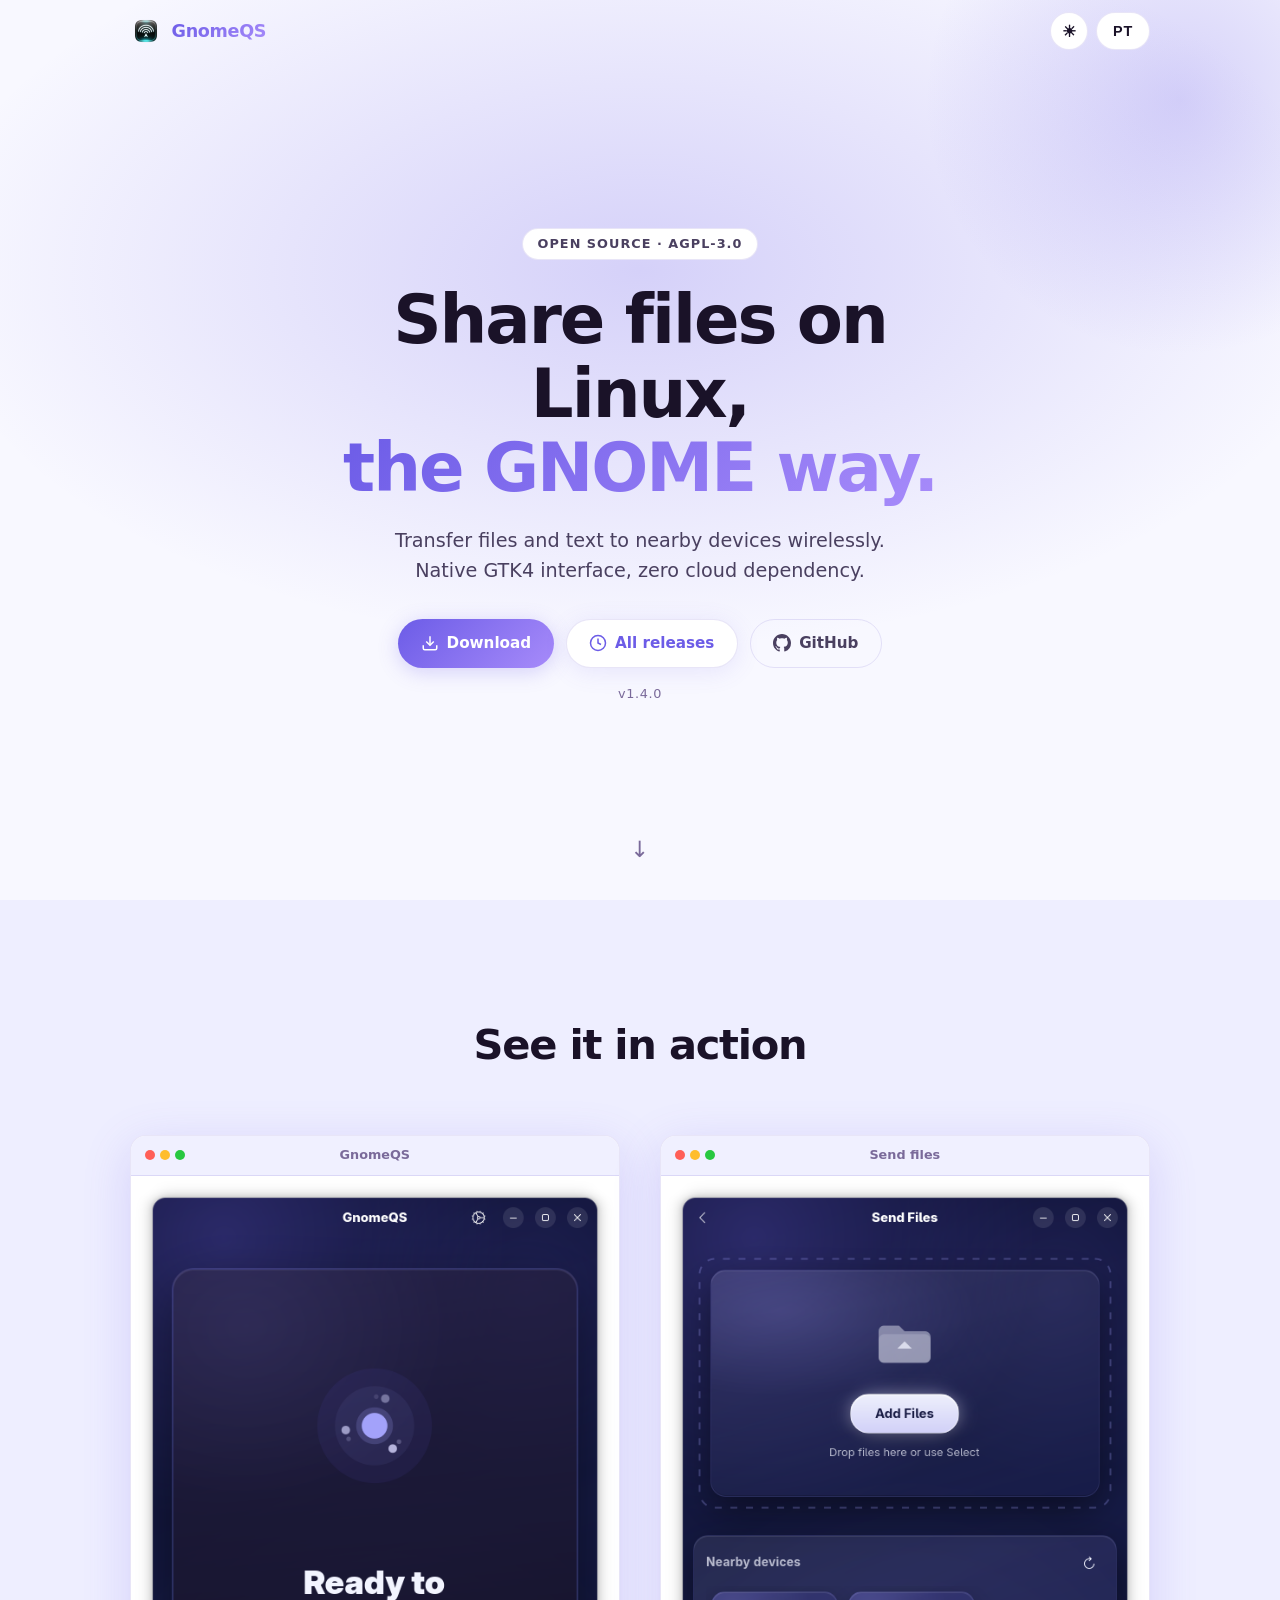
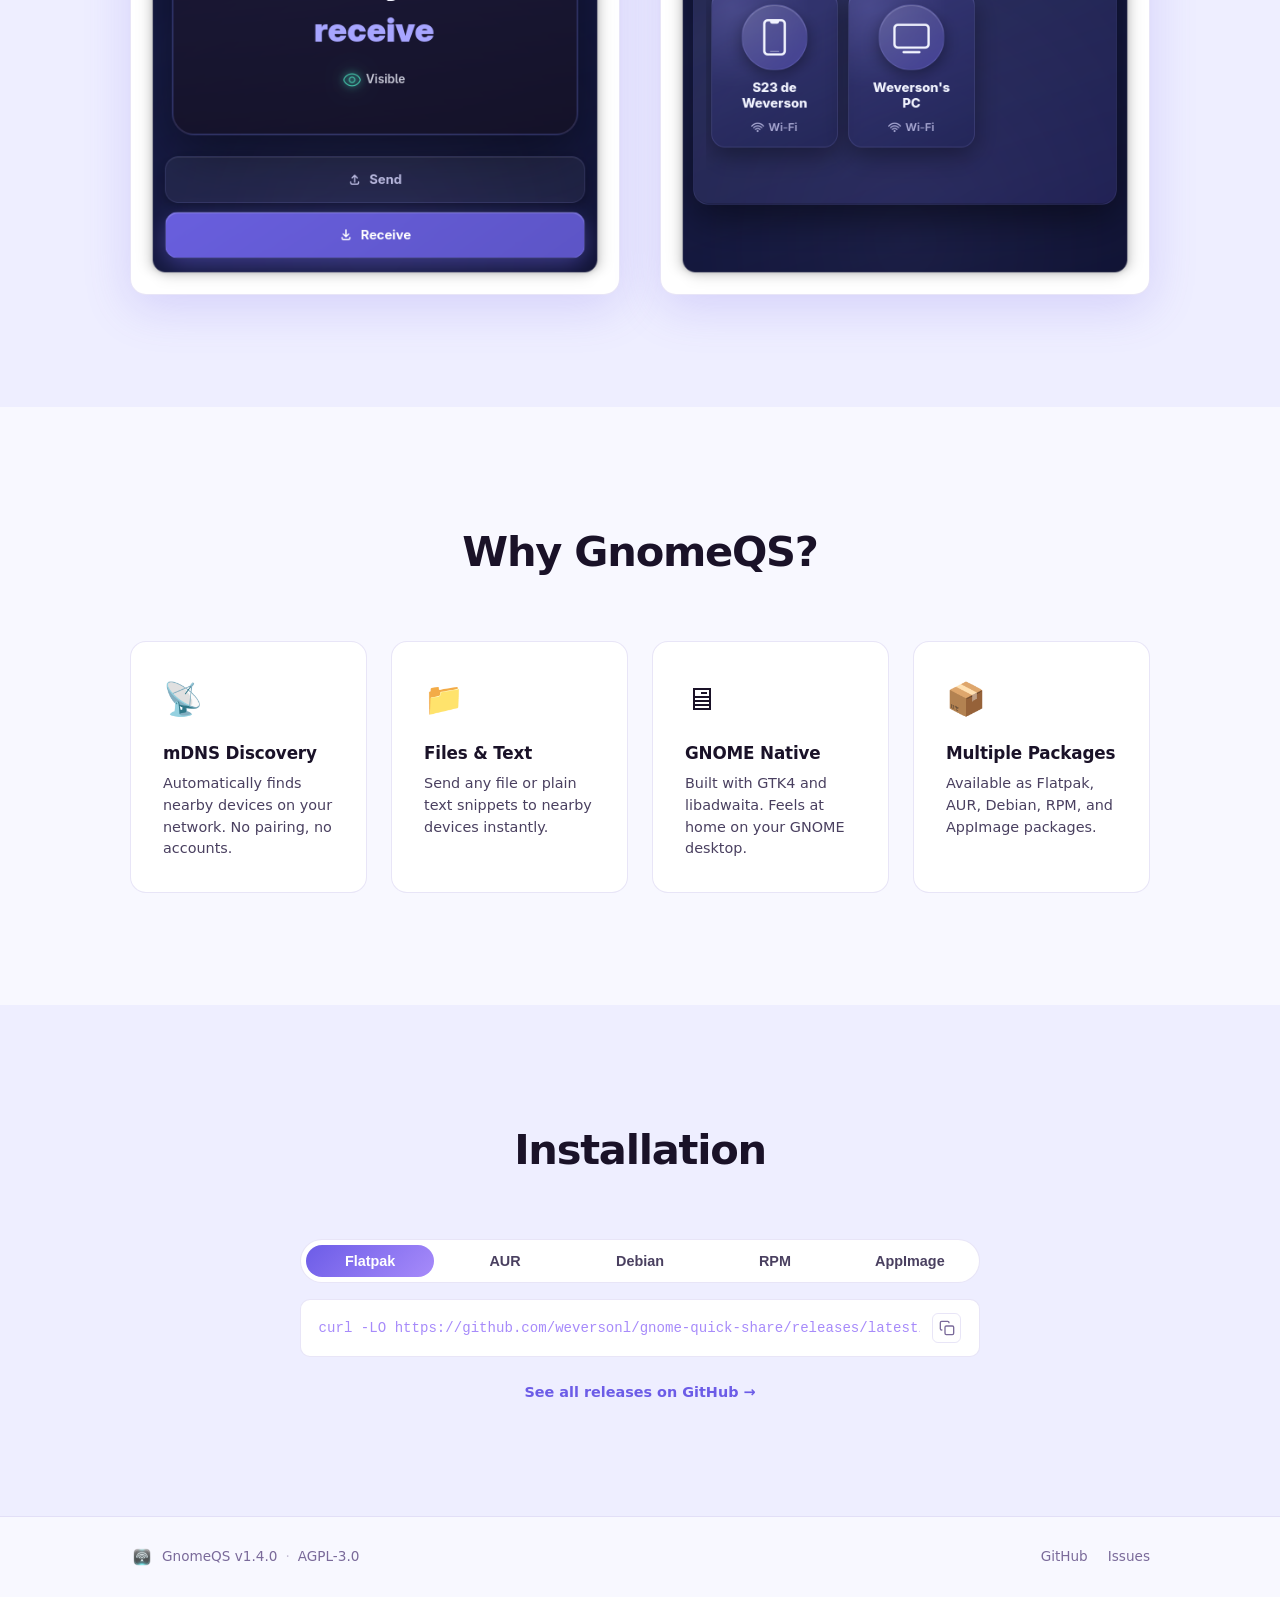
<file: docs/index.html>
<!DOCTYPE html>
<html lang="en" data-theme="dark">
<head>
  <meta charset="UTF-8" />
  <meta name="viewport" content="width=device-width, initial-scale=1.0" />
  <meta name="theme-color" content="#0f0f1a" id="meta-theme-color" />
  <title>GnomeQS — Quick Share for Linux</title>
  <meta name="description" content="GNOME-native file sharing for Linux. Transfer files and text between nearby devices wirelessly." />
  <link rel="icon" type="image/png" href="assets/icon.png" />
  <link rel="stylesheet" href="style.css" />
</head>
<body>

  <!-- HEADER -->
  <header class="header" id="header">
    <div class="header-inner container">
      <a class="logo" href="#">
        <img src="assets/icon.png" alt="GnomeQS icon" width="32" height="32" />
        <span class="logo-name">GnomeQS</span>
      </a>
      <div class="header-actions">
        <button class="btn-icon" id="theme-toggle" aria-label="Toggle theme">
          <span class="icon-sun">☀</span>
          <span class="icon-moon">🌙</span>
        </button>
        <button class="btn-lang" id="lang-toggle" aria-label="Toggle language">
          <span id="lang-label">PT</span>
        </button>
      </div>
    </div>
  </header>

  <!-- HERO -->
  <section class="hero">
    <div class="hero-bg"></div>
    <div class="container hero-content animate fade-up">
      <div class="hero-badge" data-i18n="hero_badge">Open Source · AGPL-3.0</div>
      <h1 class="hero-title">
        <span data-i18n="hero_title_1">Share files on Linux,</span><br />
        <span class="gradient-text" data-i18n="hero_title_2">the GNOME way.</span>
      </h1>
      <p class="hero-sub" data-i18n="hero_sub">Transfer files and text to nearby devices wirelessly. Native GTK4 interface, zero cloud dependency.</p>
      <div class="hero-ctas">
        <a href="#install" class="btn btn-primary">
          <svg width="18" height="18" viewBox="0 0 24 24" fill="none" stroke="currentColor" stroke-width="2"><path d="M21 15v4a2 2 0 0 1-2 2H5a2 2 0 0 1-2-2v-4"/><polyline points="7 10 12 15 17 10"/><line x1="12" y1="15" x2="12" y2="3"/></svg>
          <span data-i18n="btn_download">Download</span>
        </a>
        <a href="https://github.com/weversonl/gnome-quick-share/releases" class="btn btn-secondary" target="_blank" rel="noopener">
          <svg width="18" height="18" viewBox="0 0 24 24" fill="none" stroke="currentColor" stroke-width="2"><circle cx="12" cy="12" r="10"/><polyline points="12 6 12 12 16 14"/></svg>
          <span data-i18n="btn_releases">All releases</span>
        </a>
        <a href="https://github.com/weversonl/gnome-quick-share" class="btn btn-ghost" target="_blank" rel="noopener">
          <svg width="18" height="18" viewBox="0 0 24 24" fill="currentColor"><path d="M12 0C5.37 0 0 5.37 0 12c0 5.31 3.435 9.795 8.205 11.385.6.105.825-.255.825-.57 0-.285-.015-1.23-.015-2.235-3.015.555-3.795-.735-4.035-1.41-.135-.345-.72-1.41-1.23-1.695-.42-.225-1.02-.78-.015-.795.945-.015 1.62.87 1.845 1.23 1.08 1.815 2.805 1.305 3.495.99.105-.78.42-1.305.765-1.605-2.67-.3-5.46-1.335-5.46-5.925 0-1.305.465-2.385 1.23-3.225-.12-.3-.54-1.53.12-3.18 0 0 1.005-.315 3.3 1.23.96-.27 1.98-.405 3-.405s2.04.135 3 .405c2.295-1.56 3.3-1.23 3.3-1.23.66 1.65.24 2.88.12 3.18.765.84 1.23 1.905 1.23 3.225 0 4.605-2.805 5.625-5.475 5.925.435.375.81 1.095.81 2.22 0 1.605-.015 2.895-.015 3.3 0 .315.225.69.825.57A12.02 12.02 0 0 0 24 12c0-6.63-5.37-12-12-12z"/></svg>
          GitHub
        </a>
      </div>
      <p class="hero-version" id="hero-version">v1.4.0</p>
    </div>
    <div class="hero-scroll-hint">
      <span class="scroll-arrow">↓</span>
    </div>
  </section>

  <!-- SCREENSHOTS -->
  <section class="screenshots section" id="screenshots">
    <div class="container">
      <h2 class="section-title animate fade-up" data-i18n="screenshots_title">See it in action</h2>
      <div class="screenshots-grid">
        <div class="screenshot-wrap animate slide-left">
          <div class="window-chrome">
            <div class="window-dots">
              <span></span><span></span><span></span>
            </div>
            <span class="window-title" data-i18n="ss1_title">GnomeQS</span>
          </div>
          <img src="assets/screenshot-1.png" alt="GnomeQS main window — ready to receive" loading="lazy" />
        </div>
        <div class="screenshot-wrap animate slide-right">
          <div class="window-chrome">
            <div class="window-dots">
              <span></span><span></span><span></span>
            </div>
            <span class="window-title" data-i18n="ss2_title">Send files</span>
          </div>
          <img src="assets/screenshot-2.png" alt="GnomeQS send files window" loading="lazy" />
        </div>
      </div>
    </div>
  </section>

  <!-- FEATURES -->
  <section class="features section" id="features">
    <div class="container">
      <h2 class="section-title animate fade-up" data-i18n="features_title">Why GnomeQS?</h2>
      <div class="features-grid">
        <div class="feature-card animate fade-up" style="--delay: 0ms">
          <div class="feature-icon">📡</div>
          <h3 data-i18n="feat1_title">mDNS Discovery</h3>
          <p data-i18n="feat1_desc">Automatically finds nearby devices on your network. No pairing, no accounts.</p>
        </div>
        <div class="feature-card animate fade-up" style="--delay: 100ms">
          <div class="feature-icon">📁</div>
          <h3 data-i18n="feat2_title">Files &amp; Text</h3>
          <p data-i18n="feat2_desc">Send any file or plain text snippets to nearby devices instantly.</p>
        </div>
        <div class="feature-card animate fade-up" style="--delay: 200ms">
          <div class="feature-icon">🖥</div>
          <h3 data-i18n="feat3_title">GNOME Native</h3>
          <p data-i18n="feat3_desc">Built with GTK4 and libadwaita. Feels at home on your GNOME desktop.</p>
        </div>
        <div class="feature-card animate fade-up" style="--delay: 300ms">
          <div class="feature-icon">📦</div>
          <h3 data-i18n="feat4_title">Multiple Packages</h3>
          <p data-i18n="feat4_desc">Available as Flatpak, AUR, Debian, and RPM packages.</p>
        </div>
      </div>
    </div>
  </section>

  <!-- INSTALL -->
  <section class="install section" id="install">
    <div class="container">
      <h2 class="section-title animate fade-up" data-i18n="install_title">Installation</h2>
      <div class="tabs animate fade-up">
        <div class="tab-buttons" role="tablist">
          <button class="tab-btn active" role="tab" data-tab="flatpak">Flatpak</button>
          <button class="tab-btn" role="tab" data-tab="aur">AUR</button>
          <button class="tab-btn" role="tab" data-tab="deb">Debian</button>
          <button class="tab-btn" role="tab" data-tab="rpm">RPM</button>
          <button class="tab-btn" role="tab" data-tab="appimage">AppImage</button>
        </div>
        <div class="tab-panels">
          <div class="tab-panel active" id="tab-flatpak">
            <div class="code-block">
              <code>curl -LO https://github.com/weversonl/gnome-quick-share/releases/latest/download/gnome-quick-share-latest.flatpak &amp;&amp; flatpak install --bundle gnome-quick-share-latest.flatpak</code>
              <button class="copy-btn" aria-label="Copy command"><svg width="16" height="16" viewBox="0 0 24 24" fill="none" stroke="currentColor" stroke-width="2"><rect x="9" y="9" width="13" height="13" rx="2"/><path d="M5 15H4a2 2 0 0 1-2-2V4a2 2 0 0 1 2-2h9a2 2 0 0 1 2 2v1"/></svg></button>
            </div>
          </div>
          <div class="tab-panel" id="tab-aur">
            <div class="code-block">
              <code>yay -S gnome-quick-share</code>
              <button class="copy-btn" aria-label="Copy command"><svg width="16" height="16" viewBox="0 0 24 24" fill="none" stroke="currentColor" stroke-width="2"><rect x="9" y="9" width="13" height="13" rx="2"/><path d="M5 15H4a2 2 0 0 1-2-2V4a2 2 0 0 1 2-2h9a2 2 0 0 1 2 2v1"/></svg></button>
            </div>
          </div>
          <div class="tab-panel" id="tab-deb">
            <div class="code-block">
              <code>curl -LO https://github.com/weversonl/gnome-quick-share/releases/latest/download/gnome-quick-share-latest-amd64.deb &amp;&amp; sudo dpkg -i gnome-quick-share-latest-amd64.deb</code>
              <button class="copy-btn" aria-label="Copy command"><svg width="16" height="16" viewBox="0 0 24 24" fill="none" stroke="currentColor" stroke-width="2"><rect x="9" y="9" width="13" height="13" rx="2"/><path d="M5 15H4a2 2 0 0 1-2-2V4a2 2 0 0 1 2-2h9a2 2 0 0 1 2 2v1"/></svg></button>
            </div>
          </div>
          <div class="tab-panel" id="tab-rpm">
            <div class="code-block">
              <code>curl -LO https://github.com/weversonl/gnome-quick-share/releases/latest/download/gnome-quick-share-latest.amd64.rpm &amp;&amp; sudo rpm -i gnome-quick-share-latest.amd64.rpm</code>
              <button class="copy-btn" aria-label="Copy command"><svg width="16" height="16" viewBox="0 0 24 24" fill="none" stroke="currentColor" stroke-width="2"><rect x="9" y="9" width="13" height="13" rx="2"/><path d="M5 15H4a2 2 0 0 1-2-2V4a2 2 0 0 1 2-2h9a2 2 0 0 1 2 2v1"/></svg></button>
            </div>
          </div>
          <div class="tab-panel" id="tab-appimage">
            <div class="code-block">
              <code>curl -LO https://github.com/weversonl/gnome-quick-share/releases/latest/download/gnome-quick-share-latest-amd64.AppImage &amp;&amp; chmod +x gnome-quick-share-latest-amd64.AppImage &amp;&amp; ./gnome-quick-share-latest-amd64.AppImage</code>
              <button class="copy-btn" aria-label="Copy command"><svg width="16" height="16" viewBox="0 0 24 24" fill="none" stroke="currentColor" stroke-width="2"><rect x="9" y="9" width="13" height="13" rx="2"/><path d="M5 15H4a2 2 0 0 1-2-2V4a2 2 0 0 1 2-2h9a2 2 0 0 1 2 2v1"/></svg></button>
            </div>
          </div>
        </div>
      </div>
      <p class="install-note animate fade-up">
        <a href="https://github.com/weversonl/gnome-quick-share/releases" target="_blank" rel="noopener" data-i18n="install_releases">See all releases on GitHub →</a>
      </p>
    </div>
  </section>

  <!-- FOOTER -->
  <footer class="footer">
    <div class="container footer-inner">
      <div class="footer-left">
        <img src="assets/icon.png" alt="GnomeQS" width="24" height="24" />
        <span>GnomeQS <span id="footer-version">v1.4.0</span></span>
        <span class="footer-sep">·</span>
        <span>AGPL-3.0</span>
      </div>
      <div class="footer-right">
        <a href="https://github.com/weversonl/gnome-quick-share" target="_blank" rel="noopener" data-i18n="footer_github">GitHub</a>
        <a href="https://github.com/weversonl/gnome-quick-share/issues" target="_blank" rel="noopener" data-i18n="footer_issues">Issues</a>
      </div>
    </div>
  </footer>

  <script src="script.js"></script>
</body>
</html>
</file>
<file: docs/style.css>
/* ===== RESET & BASE ===== */
*, *::before, *::after { box-sizing: border-box; margin: 0; padding: 0; }

:root {
  --bg: #f8f8ff;
  --bg-2: #eeeeff;
  --bg-3: #e4e4f8;
  --surface: #ffffff;
  --surface-2: #f0f0ff;
  --border: rgba(100, 80, 200, 0.15);
  --text: #1a1228;
  --text-2: #4a4060;
  --text-3: #7a6a9a;
  --accent: #6c5ce7;
  --accent-2: #a78bfa;
  --accent-glow: rgba(108, 92, 231, 0.25);
  --gradient: linear-gradient(135deg, #6c5ce7 0%, #a78bfa 100%);
  --shadow: 0 4px 24px rgba(108, 92, 231, 0.12);
  --shadow-lg: 0 12px 48px rgba(108, 92, 231, 0.2);
  --radius: 16px;
  --radius-sm: 10px;
  --transition: 0.35s cubic-bezier(0.4, 0, 0.2, 1);
}

[data-theme="dark"] {
  --bg: #0b0b18;
  --bg-2: #0f0f22;
  --bg-3: #13132e;
  --surface: #14142a;
  --surface-2: #1a1a38;
  --border: rgba(140, 120, 255, 0.12);
  --text: #e8e4ff;
  --text-2: #b0a8d8;
  --text-3: #7068a8;
  --accent: #8b7cf8;
  --accent-2: #c4b5fd;
  --accent-glow: rgba(139, 124, 248, 0.3);
  --gradient: linear-gradient(135deg, #7c6ff0 0%, #c4b5fd 100%);
  --shadow: 0 4px 24px rgba(0, 0, 0, 0.4);
  --shadow-lg: 0 12px 48px rgba(0, 0, 0, 0.6);
}

html { scroll-behavior: smooth; }

body {
  font-family: -apple-system, BlinkMacSystemFont, 'Segoe UI', 'Inter', system-ui, sans-serif;
  background: var(--bg);
  color: var(--text);
  line-height: 1.6;
  transition: background var(--transition), color var(--transition);
  overflow-x: hidden;
}

.container {
  max-width: 1100px;
  margin: 0 auto;
  padding: 0 clamp(1rem, 5vw, 2.5rem);
}

/* ===== HEADER ===== */
.header {
  position: fixed;
  top: 0;
  left: 0;
  right: 0;
  z-index: 100;
  padding: 0.75rem 0;
  transition: background var(--transition), backdrop-filter var(--transition), border-color var(--transition);
  border-bottom: 1px solid transparent;
}

.header.scrolled {
  background: rgba(var(--bg-raw, 11, 11, 24), 0.8);
  backdrop-filter: blur(16px);
  -webkit-backdrop-filter: blur(16px);
  border-bottom-color: var(--border);
}

[data-theme="dark"] .header.scrolled { background: rgba(11, 11, 24, 0.85); }
[data-theme="light"] .header.scrolled { background: rgba(248, 248, 255, 0.85); }

.header-inner {
  display: flex;
  align-items: center;
  justify-content: space-between;
}

.logo {
  display: flex;
  align-items: center;
  gap: 0.6rem;
  text-decoration: none;
  color: var(--text);
}

.logo img { border-radius: 8px; }

.logo-name {
  font-size: 1.1rem;
  font-weight: 700;
  letter-spacing: -0.02em;
  background: var(--gradient);
  -webkit-background-clip: text;
  -webkit-text-fill-color: transparent;
  background-clip: text;
}

.header-actions { display: flex; align-items: center; gap: 0.5rem; }

.btn-icon, .btn-lang {
  background: var(--surface);
  border: 1px solid var(--border);
  color: var(--text);
  border-radius: 50px;
  cursor: pointer;
  transition: background var(--transition), transform 0.2s, box-shadow 0.2s;
  font-size: 0.9rem;
  font-weight: 600;
  display: flex;
  align-items: center;
  justify-content: center;
}

.btn-icon { width: 38px; height: 38px; font-size: 1rem; }
.btn-lang { padding: 0 0.9rem; height: 38px; min-width: 54px; letter-spacing: 0.05em; }

.btn-icon:hover, .btn-lang:hover {
  background: var(--surface-2);
  box-shadow: var(--shadow);
  transform: translateY(-1px);
}

.icon-sun, .icon-moon { display: none; }
[data-theme="dark"] .icon-moon { display: inline; }
[data-theme="light"] .icon-sun { display: inline; }

/* ===== HERO ===== */
.hero {
  min-height: 100svh;
  display: flex;
  flex-direction: column;
  align-items: center;
  justify-content: center;
  position: relative;
  overflow: hidden;
  padding: 6rem 0 4rem;
}

.hero-bg {
  position: absolute;
  inset: 0;
  background: radial-gradient(ellipse 80% 60% at 50% 30%, var(--accent-glow) 0%, transparent 70%);
  pointer-events: none;
}

.hero-bg::after {
  content: '';
  position: absolute;
  width: 600px;
  height: 600px;
  background: radial-gradient(circle, var(--accent-glow) 0%, transparent 60%);
  top: -200px;
  right: -200px;
  animation: float 8s ease-in-out infinite;
}

@keyframes float {
  0%, 100% { transform: translateY(0) scale(1); }
  50% { transform: translateY(-30px) scale(1.05); }
}

.hero-content {
  text-align: center;
  position: relative;
  z-index: 1;
  max-width: 720px;
}

.hero-badge {
  display: inline-block;
  background: var(--surface);
  border: 1px solid var(--border);
  color: var(--text-2);
  font-size: 0.8rem;
  font-weight: 600;
  letter-spacing: 0.08em;
  text-transform: uppercase;
  padding: 0.3rem 0.9rem;
  border-radius: 50px;
  margin-bottom: 1.5rem;
}

.hero-title {
  font-size: clamp(2.4rem, 6vw, 4.2rem);
  font-weight: 800;
  line-height: 1.1;
  letter-spacing: -0.03em;
  margin-bottom: 1.25rem;
}

.gradient-text {
  background: var(--gradient);
  -webkit-background-clip: text;
  -webkit-text-fill-color: transparent;
  background-clip: text;
}

.hero-sub {
  font-size: clamp(1rem, 2vw, 1.2rem);
  color: var(--text-2);
  max-width: 520px;
  margin: 0 auto 2rem;
}

.hero-ctas {
  display: flex;
  gap: 0.75rem;
  justify-content: center;
  flex-wrap: wrap;
  margin-bottom: 1rem;
}

.hero-version {
  font-size: 0.8rem;
  color: var(--text-3);
  letter-spacing: 0.05em;
}

/* ===== BUTTONS ===== */
.btn {
  display: inline-flex;
  align-items: center;
  gap: 0.5rem;
  padding: 0.7rem 1.4rem;
  border-radius: 50px;
  font-weight: 600;
  font-size: 0.95rem;
  text-decoration: none;
  transition: transform 0.2s, box-shadow 0.2s, background var(--transition);
  border: none;
  cursor: pointer;
}

.btn:hover { transform: translateY(-2px); }

.btn-primary {
  background: var(--gradient);
  color: #fff;
  box-shadow: 0 4px 20px var(--accent-glow);
}
.btn-primary:hover { box-shadow: 0 8px 30px var(--accent-glow); }

.btn-secondary {
  background: var(--surface);
  color: var(--accent);
  border: 1px solid var(--border);
  box-shadow: var(--shadow);
}
.btn-secondary:hover { background: var(--surface-2); box-shadow: var(--shadow-lg); }

.btn-ghost {
  background: transparent;
  color: var(--text-2);
  border: 1px solid var(--border);
}
.btn-ghost:hover { background: var(--surface); color: var(--text); }

/* ===== SCROLL HINT ===== */
.hero-scroll-hint {
  position: absolute;
  bottom: 2rem;
  left: 50%;
  transform: translateX(-50%);
  animation: bounce 2s ease-in-out infinite;
}

.scroll-arrow {
  font-size: 1.4rem;
  color: var(--text-3);
}

@keyframes bounce {
  0%, 100% { transform: translateX(-50%) translateY(0); }
  50% { transform: translateX(-50%) translateY(8px); }
}

/* ===== SECTIONS ===== */
.section {
  padding: clamp(4rem, 10vw, 7rem) 0;
}

.section-title {
  font-size: clamp(1.8rem, 4vw, 2.6rem);
  font-weight: 800;
  letter-spacing: -0.03em;
  text-align: center;
  margin-bottom: clamp(2rem, 5vw, 3.5rem);
}

/* ===== SCREENSHOTS ===== */
.screenshots { background: var(--bg-2); }

.screenshots-grid {
  display: grid;
  grid-template-columns: repeat(auto-fit, minmax(280px, 1fr));
  gap: clamp(1.5rem, 4vw, 2.5rem);
  align-items: start;
}

.screenshot-wrap {
  border-radius: var(--radius);
  overflow: hidden;
  box-shadow: var(--shadow-lg);
  border: 1px solid var(--border);
  transition: transform 0.3s, box-shadow 0.3s;
  background: var(--surface);
}

.screenshot-wrap:hover {
  transform: translateY(-6px) scale(1.01);
  box-shadow: 0 24px 64px rgba(0,0,0,0.35);
}

.window-chrome {
  display: flex;
  align-items: center;
  gap: 0.6rem;
  padding: 0.6rem 0.9rem;
  background: var(--surface-2);
  border-bottom: 1px solid var(--border);
}

.window-dots {
  display: flex;
  gap: 5px;
}

.window-dots span {
  width: 10px;
  height: 10px;
  border-radius: 50%;
  background: var(--border);
}

.window-dots span:nth-child(1) { background: #ff5f57; }
.window-dots span:nth-child(2) { background: #ffbd2e; }
.window-dots span:nth-child(3) { background: #28c840; }

.window-title {
  font-size: 0.8rem;
  font-weight: 600;
  color: var(--text-3);
  flex: 1;
  text-align: center;
  margin-left: -50px;
}

.screenshot-wrap img {
  display: block;
  width: 100%;
  height: auto;
}

/* ===== FEATURES ===== */
.features-grid {
  display: grid;
  grid-template-columns: repeat(auto-fit, minmax(220px, 1fr));
  gap: clamp(1rem, 3vw, 1.5rem);
}

.feature-card {
  background: var(--surface);
  border: 1px solid var(--border);
  border-radius: var(--radius);
  padding: clamp(1.5rem, 4vw, 2rem);
  transition: transform 0.25s, box-shadow 0.25s, border-color 0.25s;
  animation-delay: var(--delay, 0ms);
}

.feature-card:hover {
  transform: translateY(-4px);
  box-shadow: var(--shadow-lg);
  border-color: var(--accent);
}

.feature-icon {
  font-size: 2rem;
  margin-bottom: 0.9rem;
}

.feature-card h3 {
  font-size: 1.05rem;
  font-weight: 700;
  margin-bottom: 0.4rem;
  letter-spacing: -0.01em;
}

.feature-card p {
  font-size: 0.9rem;
  color: var(--text-2);
  line-height: 1.5;
}

/* ===== INSTALL ===== */
.install { background: var(--bg-2); }

.tabs {
  max-width: 680px;
  margin: 0 auto;
}

.tab-buttons {
  display: flex;
  gap: 0.4rem;
  margin-bottom: 1rem;
  background: var(--surface);
  border: 1px solid var(--border);
  border-radius: 50px;
  padding: 0.3rem;
}

.tab-btn {
  flex: 1;
  background: transparent;
  border: none;
  color: var(--text-2);
  font-size: 0.9rem;
  font-weight: 600;
  padding: 0.5rem 0.75rem;
  border-radius: 50px;
  cursor: pointer;
  transition: background var(--transition), color var(--transition);
}

.tab-btn.active {
  background: var(--gradient);
  color: #fff;
}

.tab-btn:not(.active):hover { background: var(--surface-2); color: var(--text); }

.tab-panel { display: none; }
.tab-panel.active { display: block; }

.code-block {
  display: flex;
  align-items: center;
  background: var(--surface);
  border: 1px solid var(--border);
  border-radius: var(--radius-sm);
  padding: 0.85rem 1.1rem;
  gap: 0.75rem;
  position: relative;
}

.code-block code {
  flex: 1;
  font-family: 'JetBrains Mono', 'Fira Code', 'Cascadia Code', monospace;
  font-size: 0.88rem;
  color: var(--accent-2);
  white-space: nowrap;
  overflow-x: auto;
  padding-right: 0.5rem;
  /* hide scrollbar visually but keep functional */
  scrollbar-width: thin;
  scrollbar-color: var(--border) transparent;
}

.code-block code::-webkit-scrollbar { height: 3px; }
.code-block code::-webkit-scrollbar-thumb { background: var(--border); border-radius: 2px; }

.copy-btn {
  background: none;
  border: 1px solid var(--border);
  color: var(--text-3);
  border-radius: 6px;
  padding: 0.35rem;
  cursor: pointer;
  display: flex;
  align-items: center;
  justify-content: center;
  flex-shrink: 0;
  transition: color 0.2s, border-color 0.2s, background 0.2s;
}

.copy-btn:hover { color: var(--accent); border-color: var(--accent); background: var(--surface-2); }
.copy-btn.copied { color: #28c840; border-color: #28c840; }


.install-note {
  text-align: center;
  margin-top: 1.5rem;
  font-size: 0.9rem;
}

.install-note a {
  color: var(--accent);
  text-decoration: none;
  font-weight: 600;
  transition: color 0.2s;
}

.install-note a:hover { color: var(--accent-2); }

/* ===== FOOTER ===== */
.footer {
  padding: 1.75rem 0;
  border-top: 1px solid var(--border);
  background: var(--bg);
}

.footer-inner {
  display: flex;
  align-items: center;
  justify-content: space-between;
  flex-wrap: wrap;
  gap: 0.75rem;
}

.footer-left {
  display: flex;
  align-items: center;
  gap: 0.5rem;
  font-size: 0.85rem;
  color: var(--text-3);
}

.footer-left img { border-radius: 6px; opacity: 0.7; }
.footer-sep { opacity: 0.4; }

.footer-right {
  display: flex;
  gap: 1.25rem;
}

.footer-right a {
  color: var(--text-3);
  text-decoration: none;
  font-size: 0.85rem;
  font-weight: 500;
  transition: color 0.2s;
}

.footer-right a:hover { color: var(--accent); }

/* ===== ANIMATIONS ===== */
.animate {
  opacity: 0;
  transition: opacity 0.6s ease, transform 0.6s ease;
}

.animate.fade-up { transform: translateY(28px); }
.animate.slide-left { transform: translateX(-40px); }
.animate.slide-right { transform: translateX(40px); }
.animate.fade-up.visible, .animate.slide-left.visible, .animate.slide-right.visible {
  opacity: 1;
  transform: none;
}

/* stagger via delay */
.animate.visible { transition-delay: var(--delay, 0ms); }

/* ===== RESPONSIVE ===== */
@media (max-width: 640px) {
  .hero-ctas { flex-direction: column; align-items: center; }
  .btn { width: 100%; max-width: 300px; justify-content: center; }
  .tab-buttons { flex-wrap: wrap; border-radius: var(--radius-sm); }
  .footer-inner { flex-direction: column; text-align: center; }
  .footer-right { justify-content: center; }
}

@media (max-width: 480px) {
  .screenshots-grid { grid-template-columns: 1fr; }
  .features-grid { grid-template-columns: 1fr; }
}
</file>
